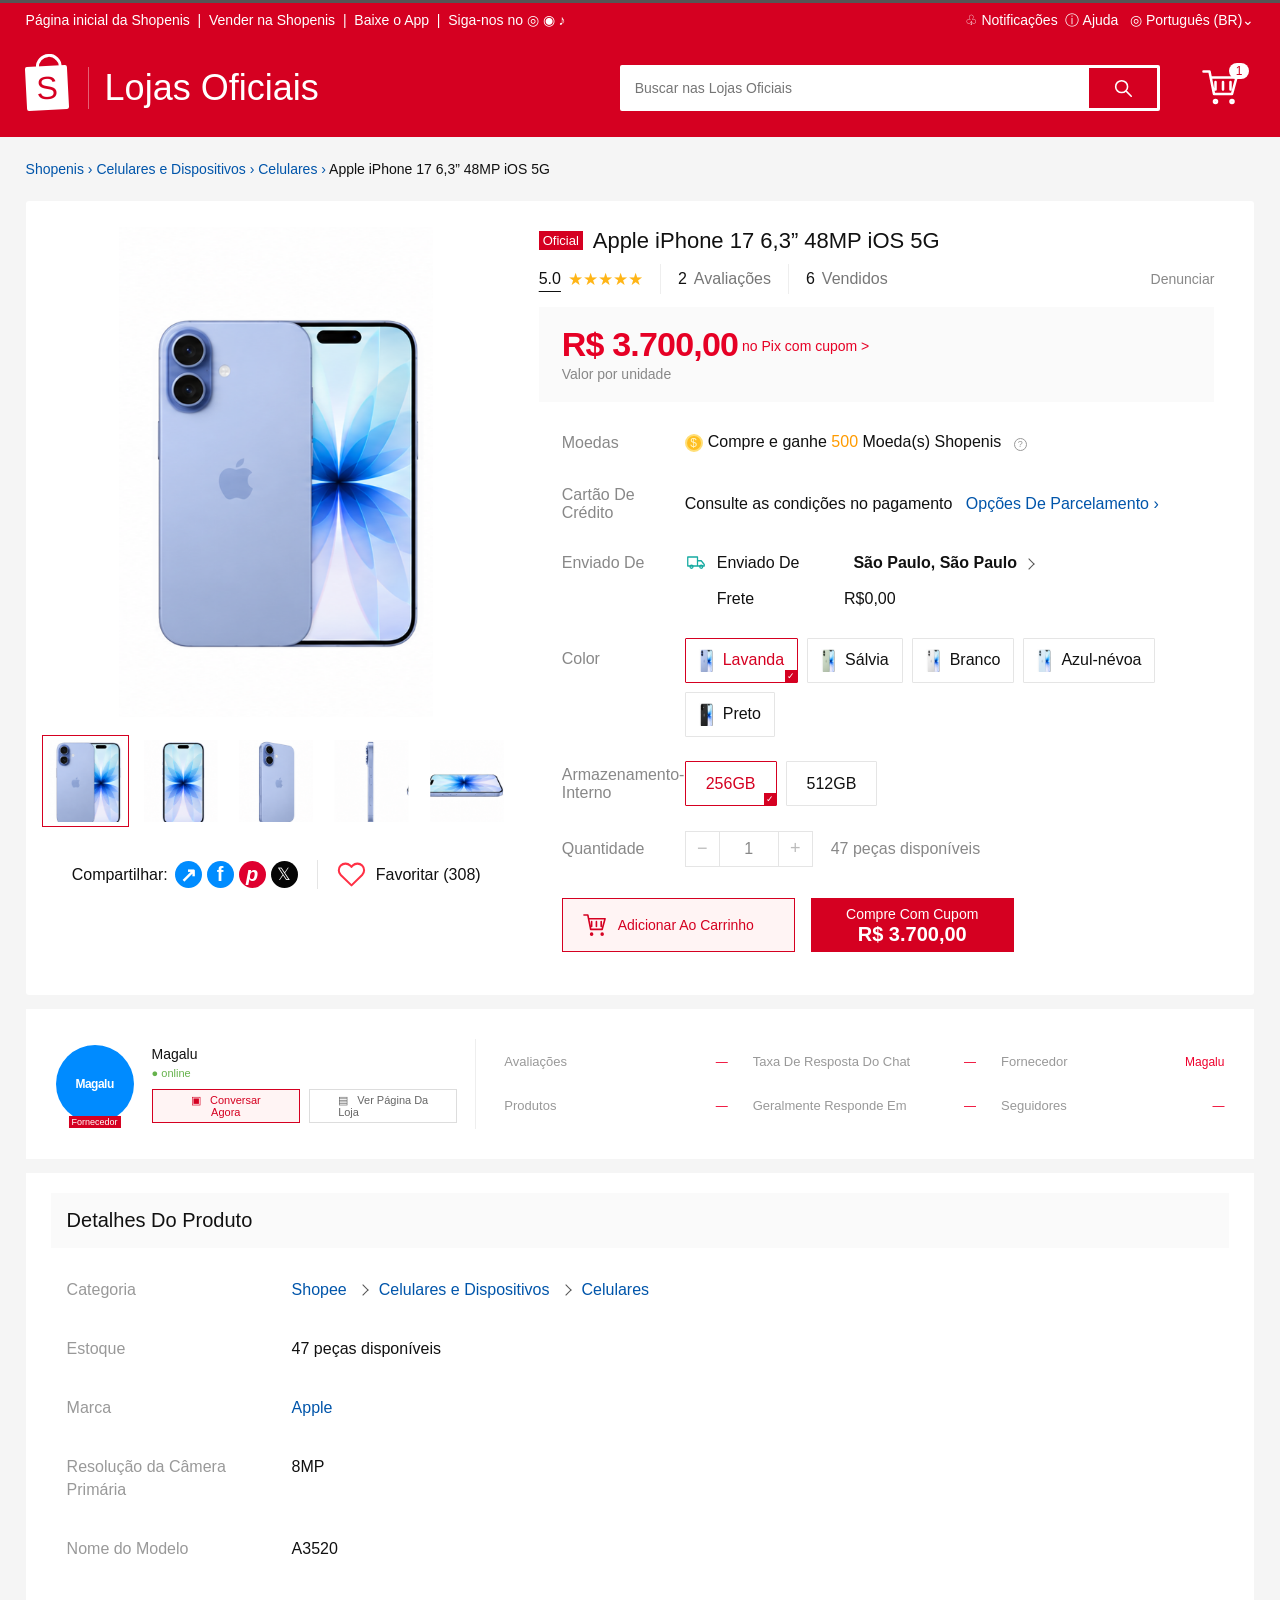
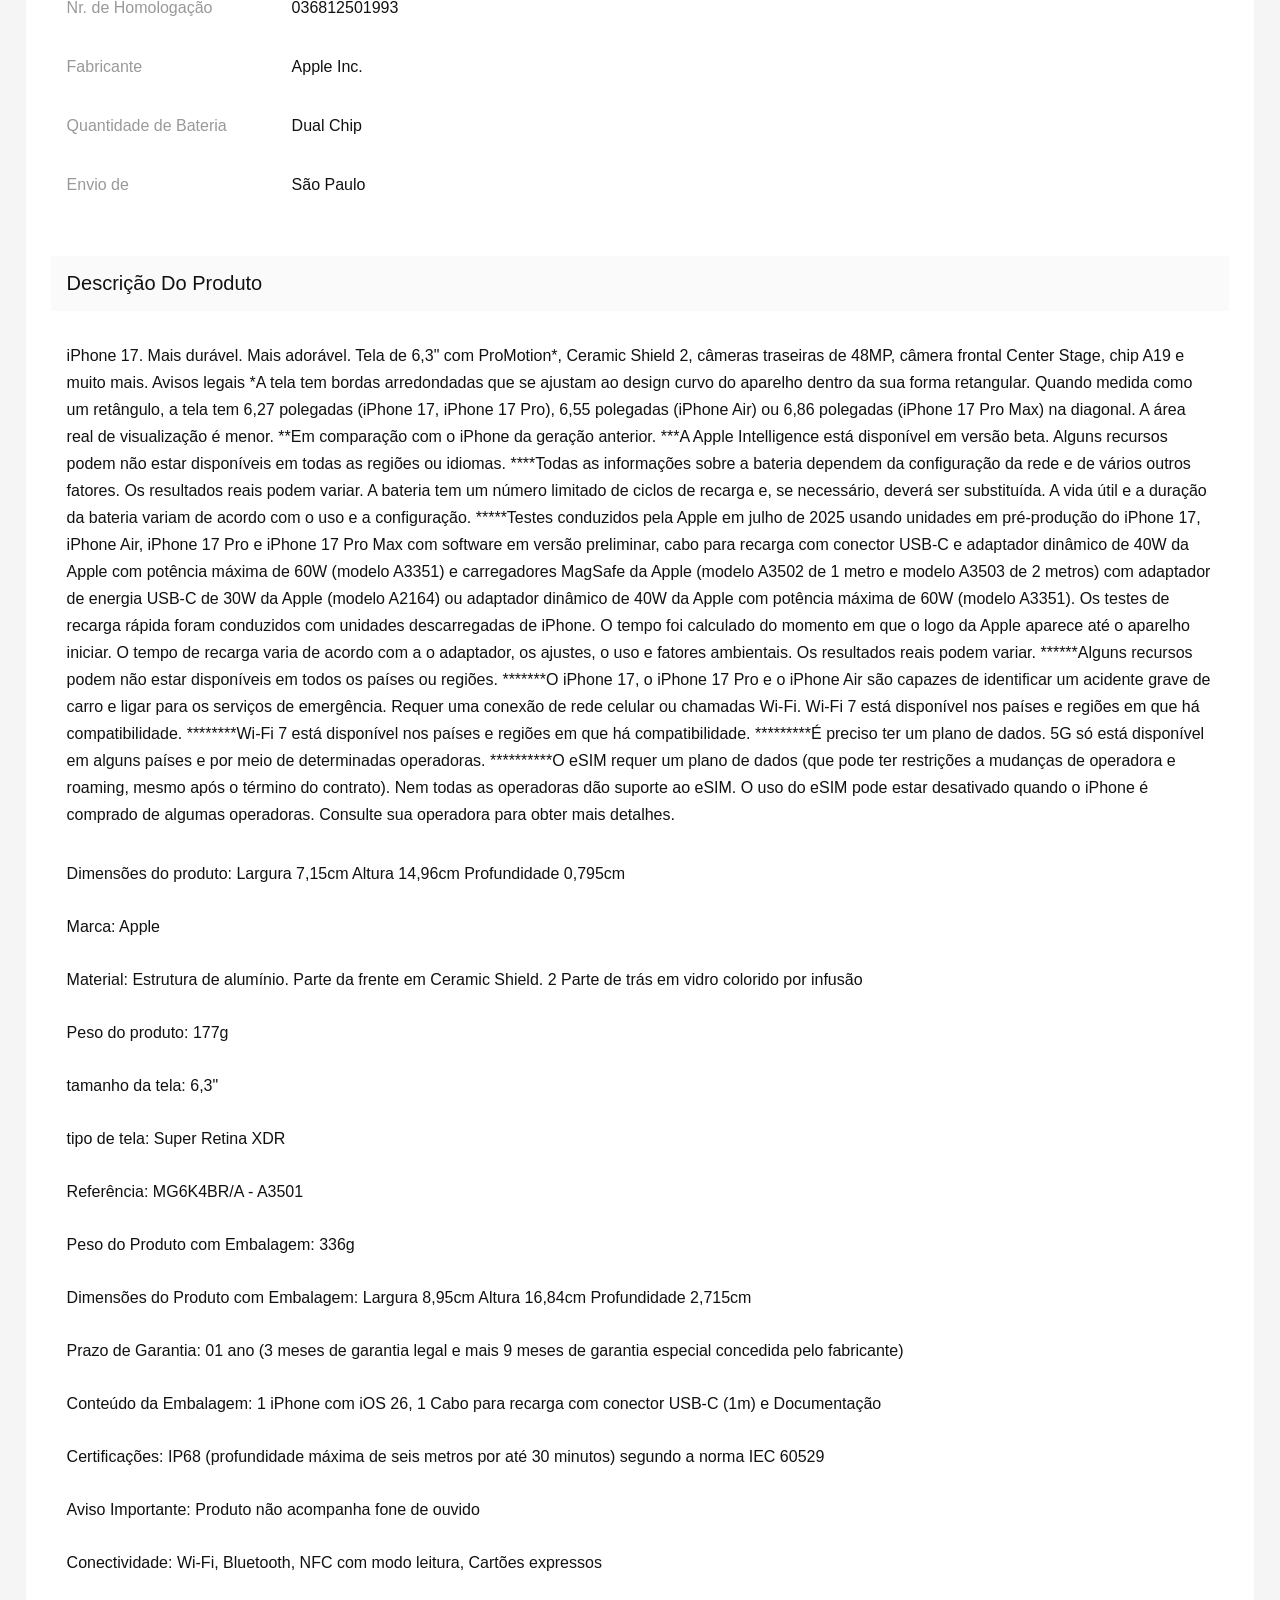
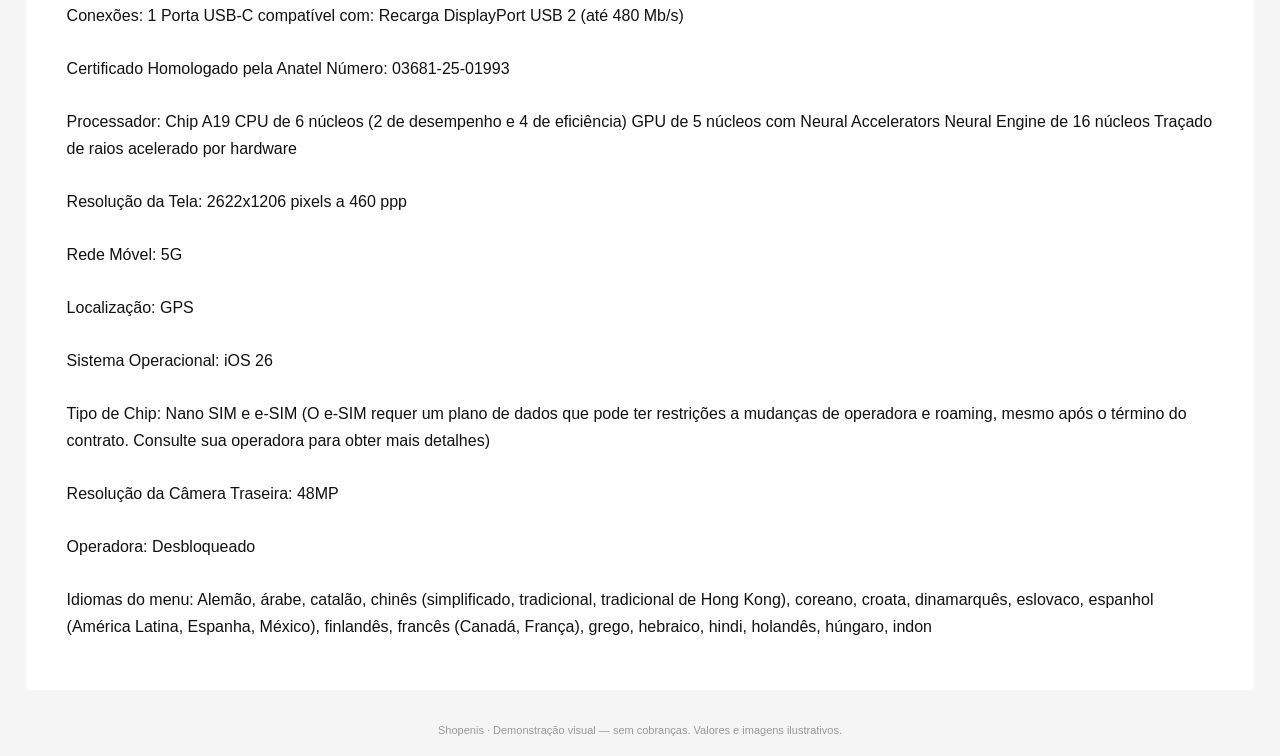
<file: index.html>
<!doctype html><html lang="pt-BR"><head><meta charset="UTF-8"><meta name="viewport" content="width=device-width,initial-scale=1"><title>Shopenis | iPhone 17</title><link rel="stylesheet" href="style.css?v=preco3700-estoque-v2"></head><body>
<header id="header"><div class="topbar wrap"><span>Página inicial da Shopenis &nbsp;|&nbsp; Vender na Shopenis &nbsp;|&nbsp; Baixe o App &nbsp;|&nbsp; Siga-nos no ◎ ◉ ♪</span><span>♧ Notificações &nbsp;ⓘ Ajuda &nbsp; ◎ Português (BR)⌄</span></div><div class="masthead wrap"><a href="./" class="brand"><span class="bag">S</span><span id="brand-title">Lojas Oficiais</span></a><span id="page-title"></span><form class="search" role="search"><input aria-label="Buscar na loja" placeholder="Buscar nas Lojas Oficiais"><button aria-label="Buscar"><svg class="icon" viewBox="0 0 24 24" aria-hidden="true"><circle cx="10.5" cy="10.5" r="6.5"/><path d="m16 16 5 5"/></svg></button></form><button id="cart-icon" aria-label="Ver carrinho"><svg class="icon" viewBox="0 0 24 24" aria-hidden="true"><circle cx="9" cy="21" r="1"/><circle cx="20" cy="21" r="1"/><path d="M1 1h4l3 15h12l3-11H6M9 8v5m5-5v5m5-5v5"/></svg><sup>1</sup></button></div></header>
<main class="wrap">
<section id="product"><p class="breadcrumb">Shopenis › Celulares e Dispositivos › Celulares › <span>Apple iPhone 17 6,3” 48MP iOS 5G</span></p><div class="product-panel white"><div class="gallery"><div class="product-art"><div id="product-image" class="product-image gallery-sprite" role="img" aria-label="iPhone 17 azul-lavanda: vista frontal e traseira"></div></div><div class="thumbs"><button class="chosen" aria-label="Vista principal" data-view="pair" aria-pressed="true"><span class="gallery-thumb gallery-sprite" style="--view-position:0%"></span></button><button class="" aria-label="Vista frontal" data-view="front" aria-pressed="false"><span class="gallery-thumb gallery-sprite" style="--view-position:25%"></span></button><button class="" aria-label="Vista traseira" data-view="back" aria-pressed="false"><span class="gallery-thumb gallery-sprite" style="--view-position:50%"></span></button><button class="" aria-label="Vista lateral" data-view="side" aria-pressed="false"><span class="gallery-thumb gallery-sprite" style="--view-position:75%"></span></button><button class="" aria-label="Detalhe" data-view="detail" aria-pressed="false"><span class="gallery-thumb gallery-sprite" style="--view-position:100%"></span></button></div><div class="social">Compartilhar: <span class="social-links"><a href="https://www.messenger.com/" aria-label="Messenger">↗</a><a href="https://www.facebook.com/" aria-label="Facebook">f</a><a href="https://www.pinterest.com/" aria-label="Pinterest">p</a><a href="https://x.com/" aria-label="X">𝕏</a></span><i></i><button id="favorite" aria-pressed="false"><svg class="icon" viewBox="0 0 24 24" aria-hidden="true"><path d="M20.8 4.6a5.5 5.5 0 0 0-7.8 0L12 5.7l-1.1-1.1a5.5 5.5 0 0 0-7.8 7.8L12 21l8.8-8.6a5.5 5.5 0 0 0 0-7.8Z"/></svg><span>Favoritar (308)</span></button></div></div><div class="product-info"><h1><small>Oficial</small> Apple iPhone 17 6,3” 48MP iOS 5G</h1><div class="reviews"><u>5.0</u> <span>★★★★★</span><i></i> 2 <em>Avaliações</em><i></i> 6 <em>Vendidos</em><button>Denunciar</button></div><div class="price-box"><div><strong id="price">R$ 3.700,00</strong> <span>no Pix com cupom &gt;</span></div><small>Valor por unidade</small></div><div class="info-row"><label>Moedas</label><div><span class="coin">$</span>Compre e ganhe <span class="gold">500</span> Moeda(s) Shopenis <span class="hint">?</span></div></div><div class="info-row"><label>Cartão De<br>Crédito</label><div>Consulte as condições no pagamento &nbsp; <a>Opções De Parcelamento ›</a></div></div><div class="info-row shipping"><label>Enviado De</label><div><p><svg class="icon" viewBox="0 0 24 24" aria-hidden="true"><path d="M1 4h13v12H1zM14 9h5l4 5v2h-9"/><circle cx="6" cy="17" r="2"/><circle cx="19" cy="17" r="2"/></svg> Enviado De <b>São Paulo, São Paulo <span class="breadcrumb-chevron"></span></b></p><p>Frete <span class="freight-price">R$0,00</span></p></div></div><div class="info-row"><label>Color</label><div id="colors" class="options"></div></div><div class="info-row"><label>Armazenamento-<br>Interno</label><div class="options"><button class="option selected" data-gb="256" aria-label="256GB" aria-pressed="true">256GB</button><button class="option" data-gb="512" aria-label="512GB" aria-pressed="false">512GB</button></div></div><div class="info-row"><label>Quantidade</label><div class="quantity"><button data-qty="-1" aria-label="Diminuir quantidade">−</button><span class="qty">1</span><button data-qty="1" aria-label="Aumentar quantidade">+</button><small class="stock-count" aria-live="polite">47 peças disponíveis</small></div></div><div class="buy-actions"><button class="outline" id="add-cart"><svg class="icon" viewBox="0 0 24 24" aria-hidden="true"><circle cx="9" cy="21" r="1"/><circle cx="20" cy="21" r="1"/><path d="M1 1h4l3 15h12l3-11H6M9 8v5m5-5v5m5-5v5"/></svg> Adicionar Ao Carrinho</button><button class="primary red" id="to-address">Compre Com Cupom<br><b class="buy-price">R$ 3.700,00</b></button></div></div></div><div class="seller white"><div class="seller-name"><div class="supplier-avatar"><div class="avatar magalu-avatar">Magalu</div><span>Fornecedor</span></div><div class="supplier-info"><b>Magalu</b><small>● online</small><div class="supplier-actions"><button class="outline" type="button">▣ &nbsp; Conversar<br>Agora</button><a class="store-link" href="https://www.magazineluiza.com.br/" target="_blank" rel="noopener noreferrer">▤ &nbsp; Ver Página Da<br>Loja</a></div></div></div><div class="seller-stats"><p>Avaliações <span>—</span></p><p>Taxa De Resposta Do Chat <span>—</span></p><p>Fornecedor <span>Magalu</span></p><p>Produtos <span>—</span></p><p>Geralmente Responde Em <span>—</span></p><p>Seguidores <span>—</span></p></div></div><div class="details white"><h2>Detalhes Do Produto</h2><dl class="specifications">
<dt>Categoria</dt><dd><a href="https://shopee.com.br/">Shopee</a> <span class="breadcrumb-chevron" aria-hidden="true"></span> <a href="https://shopee.com.br/Celulares-e-Dispositivos-cat.11059988">Celulares e Dispositivos</a> <span class="breadcrumb-chevron" aria-hidden="true"></span> <a href="https://shopee.com.br/Celulares-cat.11059988.11060166">Celulares</a></dd>
<dt>Estoque</dt><dd class="stock-count">47 peças disponíveis</dd><dt>Marca</dt><dd><a href="https://shopee.com.br/search?brands=1189223">Apple</a></dd><dt>Resolução da Câmera Primária</dt><dd>8MP</dd><dt>Nome do Modelo</dt><dd>A3520</dd><dt>Nr. de Homologação</dt><dd>036812501993</dd><dt>Fabricante</dt><dd>Apple Inc.</dd><dt>Quantidade de Bateria</dt><dd>Dual Chip</dd><dt>Envio de</dt><dd>São Paulo</dd></dl>
<h2>Descrição Do Produto</h2><div class="product-description">
<p class="legal-copy">iPhone 17. Mais durável. Mais adorável. Tela de 6,3" com ProMotion*, Ceramic Shield 2, câmeras traseiras de 48MP, câmera frontal Center Stage, chip A19 e muito mais. Avisos legais *A tela tem bordas arredondadas que se ajustam ao design curvo do aparelho dentro da sua forma retangular. Quando medida como um retângulo, a tela tem 6,27 polegadas (iPhone 17, iPhone 17 Pro), 6,55 polegadas (iPhone Air) ou 6,86 polegadas (iPhone 17 Pro Max) na diagonal. A área real de visualização é menor. **Em comparação com o iPhone da geração anterior. ***A Apple Intelligence está disponível em versão beta. Alguns recursos podem não estar disponíveis em todas as regiões ou idiomas. ****Todas as informações sobre a bateria dependem da configuração da rede e de vários outros fatores. Os resultados reais podem variar. A bateria tem um número limitado de ciclos de recarga e, se necessário, deverá ser substituída. A vida útil e a duração da bateria variam de acordo com o uso e a configuração. *****Testes conduzidos pela Apple em julho de 2025 usando unidades em pré-produção do iPhone 17, iPhone Air, iPhone 17 Pro e iPhone 17 Pro Max com software em versão preliminar, cabo para recarga com conector USB-C e adaptador dinâmico de 40W da Apple com potência máxima de 60W (modelo A3351) e carregadores MagSafe da Apple (modelo A3502 de 1 metro e modelo A3503 de 2 metros) com adaptador de energia USB-C de 30W da Apple (modelo A2164) ou adaptador dinâmico de 40W da Apple com potência máxima de 60W (modelo A3351). Os testes de recarga rápida foram conduzidos com unidades descarregadas de iPhone. O tempo foi calculado do momento em que o logo da Apple aparece até o aparelho iniciar. O tempo de recarga varia de acordo com a o adaptador, os ajustes, o uso e fatores ambientais. Os resultados reais podem variar. ******Alguns recursos podem não estar disponíveis em todos os países ou regiões. *******O iPhone 17, o iPhone 17 Pro e o iPhone Air são capazes de identificar um acidente grave de carro e ligar para os serviços de emergência. Requer uma conexão de rede celular ou chamadas Wi-Fi. Wi-Fi 7 está disponível nos países e regiões em que há compatibilidade. ********Wi-Fi 7 está disponível nos países e regiões em que há compatibilidade. *********É preciso ter um plano de dados. 5G só está disponível em alguns países e por meio de determinadas operadoras. **********O eSIM requer um plano de dados (que pode ter restrições a mudanças de operadora e roaming, mesmo após o término do contrato). Nem todas as operadoras dão suporte ao eSIM. O uso do eSIM pode estar desativado quando o iPhone é comprado de algumas operadoras. Consulte sua operadora para obter mais detalhes.</p>
<p>Dimensões do produto: Largura 7,15cm Altura 14,96cm Profundidade 0,795cm</p>
<p>Marca: Apple</p>
<p>Material: Estrutura de alumínio. Parte da frente em Ceramic Shield. 2 Parte de trás em vidro colorido por infusão</p>
<p>Peso do produto: 177g</p>
<p>tamanho da tela: 6,3"</p>
<p>tipo de tela: Super Retina XDR</p>
<p>Referência: MG6K4BR/A - A3501</p>
<p>Peso do Produto com Embalagem: 336g</p>
<p>Dimensões do Produto com Embalagem: Largura 8,95cm Altura 16,84cm Profundidade 2,715cm</p>
<p>Prazo de Garantia: 01 ano (3 meses de garantia legal e mais 9 meses de garantia especial concedida pelo fabricante)</p>
<p>Conteúdo da Embalagem: 1 iPhone com iOS 26, 1 Cabo para recarga com conector USB‑C (1m) e Documentação</p>
<p>Certificações: IP68 (profundidade máxima de seis metros por até 30 minutos) segundo a norma IEC 60529</p>
<p>Aviso Importante: Produto não acompanha fone de ouvido</p>
<p>Conectividade: Wi-Fi, Bluetooth, NFC com modo leitura, Cartões expressos</p>
<p>Conexões: 1 Porta USB‑C compatível com: Recarga DisplayPort USB 2 (até 480 Mb/s)</p>
<p>Certificado Homologado pela Anatel Número: 03681-25-01993</p>
<p>Processador: Chip A19 CPU de 6 núcleos (2 de desempenho e 4 de eficiência) GPU de 5 núcleos com Neural Accelerators Neural Engine de 16 núcleos Traçado de raios acelerado por hardware</p>
<p>Resolução da Tela: 2622x1206 pixels a 460 ppp</p>
<p>Rede Móvel: 5G</p>
<p>Localização: GPS</p>
<p>Sistema Operacional: iOS 26</p>
<p>Tipo de Chip: Nano SIM e e-SIM (O e-SIM requer um plano de dados que pode ter restrições a mudanças de operadora e roaming, mesmo após o término do contrato. Consulte sua operadora para obter mais detalhes)</p>
<p>Resolução da Câmera Traseira: 48MP</p>
<p>Operadora: Desbloqueado</p>
<p>Idiomas do menu: Alemão, árabe, catalão, chinês (simplificado, tradicional, tradicional de Hong Kong), coreano, croata, dinamarquês, eslovaco, espanhol (América Latina, Espanha, México), finlandês, francês (Canadá, França), grego, hebraico, hindi, holandês, húngaro, indon</p>
</div></div></section>
<section id="cart" class="hidden"><div class="cart-head white"><span>□ &nbsp; Produtos</span><span>Preço Unitário</span><span>Quantidade</span><span>Preço Total</span><span>Ações</span></div><div class="white cart-body"><div class="store-line">☑ &nbsp; <small>Fornecedor</small> Magalu ▣</div><div class="cart-item"><div class="cart-product">☑ <span class="order-phone gallery-sprite" role="img" aria-label="iPhone selecionado"></span> Apple iPhone 17 6,3” 48MP iOS 5G <small>Variações: <span class="variant"></span><button id="edit-product">Alterar</button></small></div><div class="unit-price"></div><div class="quantity"><button data-qty="-1">−</button><span class="qty">1</span><button data-qty="1">+</button></div><div class="total-price accent"></div><button id="remove-cart">Excluir</button></div><div class="coupon-line">♧ &nbsp; Adicione o código do cupom de loja</div></div><div class="cart-bottom white"><div>♧ &nbsp; Cupom de Desconto <span>Cupom de Frete &nbsp; | &nbsp; Trocar cupom</span></div><div class="coins">□ &nbsp; 🟡 Moedas Shopenis &emsp; Saldo de moedas insuficiente</div><div class="cart-total"><span>☑ &nbsp; Selecionar Tudo (1)</span><div>Total (<span class="qty">1</span> item): <strong class="total-price accent"></strong> <button class="primary" id="cart-continue">Continuar</button></div></div></div></section>
<section id="checkout" class="hidden"><div class="address-block white"><h2>📍 Endereço De Entrega</h2><p id="delivery-text"></p><button class="link" id="change-address">Trocar</button></div><div class="order white"><div class="order-head"><h2>Produtos Pedidos</h2><span>Preço unitário</span><span>Quantia</span><span>Subtotal de itens</span></div><div class="store-line"><small>Fornecedor</small> Magalu &emsp; <a>▣ conversar agora</a></div><div class="order-item"><div><span class="order-phone gallery-sprite" role="img" aria-label="iPhone selecionado"></span> Apple iPhone 17 6,3” 48MP iOS 5G <small class="variant"></small></div><span class="unit-price"></span><span class="qty">1</span><span class="total-price"></span></div><div class="order-coupon">Selecione Cupom</div><div class="order-message"><span>Mensagem para o vendedor: <input placeholder="Digite aqui" aria-label="Mensagem para o vendedor"></span><span>Frete &emsp; R$0,00</span></div><div class="order-total">Total do Pedido (<span class="qty">1</span> item): &nbsp; <strong class="total-price accent"></strong></div></div><div class="white checkout-row"><h2>CPF</h2><span>Será solicitado no pagamento</span></div><div class="white"><div class="checkout-row"><h2>♧ Cupom de Desconto</h2><span>Selecione Cupom</span></div><div class="checkout-row coins"><h2>🟡 Moedas Shopenis</h2><span>Sem moedas para aplicar</span></div></div><div class="payment white"><div class="payment-top"><h2>Método de pagamento</h2><div class="payment-options"><button class="option" data-payment="Google Pay Pix">▣ Google Pay Pix</button><button class="option" data-payment="Google Pay">▣ Google Pay</button><button class="option" data-payment="Combinar 2 Cartões">▣ Combinar 2 Cartões</button><button class="option selected" data-payment="Pix" aria-pressed="true">▣ Pix</button><button class="option" data-payment="Cartão de Crédito">▣ Cartão de Crédito</button><button class="option" data-payment="Cartão Débito Virtual CAIXA Elo">Cartão Débito Virtual CAIXA Elo</button><button class="option" data-payment="Boleto Bancário">▣ Boleto Bancário</button></div></div><div class="payment-detail"><span>◯</span><span class="payment-symbol">◈</span><span id="payment-name">Pix</span></div><div class="payment-final"><span>Total do pagamento <strong class="total-price accent"></strong></span><button class="primary" id="finish">Fazer pedido</button></div><p id="result" role="status"></p></div><button class="link back-product">← Voltar ao produto</button></section>
<footer>Shopenis · Demonstração visual — sem cobranças. Valores e imagens ilustrativos.</footer></main>
<dialog id="address-dialog" aria-labelledby="address-title"><form id="address-form"><h2 id="address-title">Novo Endereço</h2><p>Para realizar o pedido, adicione um endereço de entrega</p><div class="fields"><input name="name" autocomplete="name" aria-label="Nome completo" placeholder="Nome Completo" required minlength="3"><input name="phone" autocomplete="tel" type="tel" aria-label="Número de telefone" placeholder="Número de Telefone" required pattern="[0-9 ()+\-]{10,20}"><input class="full" name="cep" autocomplete="postal-code" aria-label="CEP" placeholder="CEP" required pattern="[0-9]{5}-?[0-9]{3}" maxlength="9"><input class="full" name="city" aria-label="Estado e cidade" placeholder="Estado - Cidade" required><input class="full" name="district" aria-label="Bairro" placeholder="Bairro" required><input class="full" name="street" autocomplete="address-line1" aria-label="Rua ou avenida" placeholder="Rua / Avenida" required><div class="number full"><input name="number" aria-label="Número" placeholder="Número" required><label><input id="no-number" type="checkbox"> Sem Número</label></div><input class="full" name="extra" aria-label="Complemento" placeholder="Complemento"></div><div class="dialog-actions"><button type="button" id="cancel-address">Cancelar</button><button class="primary">Enviar</button></div></form></dialog><script src="app.js?v=preco3700-estoque-v2"></script></body></html>
</file>
<file: style.css>
*{box-sizing:border-box}body{margin:0;background:#f5f5f5;color:#111;font:14px Arial,Helvetica,sans-serif}button,input{font:inherit}button{cursor:pointer;background:white;border:1px solid #e2e2e2;color:inherit;padding:9px 14px}button:hover{filter:brightness(.98)}a,.link{color:#0055aa;text-decoration:none;cursor:pointer}.wrap{width:96%;max-width:1350px;margin:auto}header{background:#d50021;color:white;border-top:3px solid #555}.topbar{display:flex;justify-content:space-between;height:36px;align-items:flex-start;padding-top:9px;font-size:14px;white-space:nowrap;gap:20px}.masthead{height:98px;display:flex;align-items:center;gap:26px}.brand{color:inherit;display:flex;align-items:center;gap:20px;font-size:36px;white-space:nowrap;font-weight:500}.bag{display:inline-flex;align-items:center;justify-content:center;width:42px;height:44px;background:white;color:#d50021;font-size:32px;position:relative;border-radius:2px;transform:rotate(-3deg)}.bag:before{content:'';position:absolute;width:20px;height:17px;border:3px solid white;border-bottom:0;border-radius:14px 14px 0 0;left:11px;top:-12px}.brand>span+span{border-left:1px solid #ffffff60;padding-left:16px}.search{margin-left:auto;width:44%;display:flex;background:white;padding:3px;height:46px;border-radius:2px}.search input{border:0;flex:1;min-width:0;padding:10px 12px;font-size:14px;outline:none}.search button{background:#d50021;color:white;border:0;width:68px;display:grid;place-items:center;padding:0}.icon{width:22px;height:22px;display:inline-block;vertical-align:middle;fill:none;stroke:currentColor;stroke-width:1.7;stroke-linecap:round;stroke-linejoin:round}#cart-icon{background:transparent;border:0;color:white;position:relative;padding:10px 16px}#cart-icon .icon{width:36px;height:36px}sup{font-size:12px;background:white;color:#d50021;border-radius:20px;position:absolute;right:5px;top:3px;padding:1px 7px}.breadcrumb{font-size:14px;color:#0055aa;margin:23px 0;line-height:18px}.breadcrumb span{color:#111}.white{background:white;margin-bottom:14px}.product-panel{display:grid;grid-template-columns:39% minmax(0,1fr);gap:24px;padding:26px 40px 29px 16px;min-height:794px;border-radius:3px}.product-info{padding:0}h1{font-size:22px;line-height:28px;font-weight:500;margin:0 0 10px}h1 small,.store-line small{background:#d50021;color:white;font-size:13px;padding:2px 4px;margin-right:5px;vertical-align:3px}.reviews{display:flex;gap:7px;align-items:center;font-size:16px;height:28px}.reviews u{text-underline-offset:7px}.reviews>span{color:#ffb516;letter-spacing:0;font-size:17px}.reviews em{font-style:normal;color:#777;font-size:16px}.reviews i{height:30px;border-left:1px solid #eee;margin:0 10px}.reviews button{margin-left:auto;border:0;color:#888;font-size:14px;padding:0}.price-box{background:#fafafa;padding:17px 23px;margin:14px 0 10px;min-height:93px}.price-box strong{font-size:34px;line-height:40px;color:#e60025;font-weight:500;letter-spacing:-.8px}.price-box span{font-size:14px;color:#e60025;vertical-align:5px}.price-box small{color:#888;font-size:14px;line-height:21px}.info-row{display:flex;align-items:center;min-height:64px;padding:12px 23px;font-size:14px}.info-row>label{color:#888;width:123px;flex-shrink:0;line-height:18px}.gold{color:#ff9b00}.coin{background:#ffbf21;border:2px solid #ffdf78;color:#fff4c4;width:18px;height:18px;display:inline-flex;align-items:center;justify-content:center;border-radius:50%;font-size:12px;vertical-align:middle;margin-right:5px}.hint{color:#999;border:1px solid #999;border-radius:50%;font-size:9px;display:inline-grid;place-items:center;width:13px;height:13px;margin-left:8px}.shipping{align-items:flex-start;padding-top:20px;padding-bottom:15px;min-height:107px}.shipping p{margin:0 0 18px;display:flex;align-items:center;gap:10px}.shipping p:last-child{margin-left:32px;margin-bottom:0}.shipping b{font-weight:600;color:#111;margin-left:32px}.shipping .icon{color:#16aaa1;width:22px;height:18px}.shipping .freight-price{margin-left:80px}.options{display:flex;flex-wrap:wrap;gap:9px}.option{padding:12px 20px;border:1px solid #e5e5e5;background:white;font-size:14px;position:relative;min-height:45px;border-radius:1px;line-height:19px}.option.selected{border-color:#d50021;color:#d50021}.option.selected:after{content:'✓';position:absolute;right:0;bottom:0;background:#d50021;color:white;font-size:9px;padding:0 2px;line-height:12px}.option .tiny-phone{margin-right:10px;width:14px;height:23px;border-radius:2px;vertical-align:middle}#colors{max-width:490px}#colors .option{padding:10px 13px}.quantity{display:flex;align-items:center}.quantity button,.quantity>.qty{height:36px;width:35px;padding:6px;border:1px solid #e5e5e5;text-align:center;color:#bbb;font-size:18px}.quantity .qty{border-left:0;border-right:0;width:58px;color:#888;line-height:22px;font-size:16px}.quantity small{font-size:14px;color:#888;margin-left:18px}.buy-actions{display:flex;gap:16px;margin:20px 23px 0}.primary{background:#f34b2b;border:1px solid #f34b2b;color:white;min-height:40px;padding:10px 28px}.primary.red{background:#d50021;border-color:#d50021;min-width:203px;padding:5px 23px;font-size:14px;line-height:20px}.buy-price{font-size:20px}.outline{border:1px solid #d50021;color:#d50021;background:#fff4f4}.buy-actions .outline{font-size:14px;min-height:54px;display:flex;align-items:center;gap:12px;padding:12px 20px}.buy-actions .icon{width:23px;height:23px}.gallery{min-width:0}.product-art{height:490px;position:relative;display:flex;justify-content:center;align-items:center;isolation:isolate}.product-image{width:100%;height:100%;object-fit:contain;padding:44px 65px 48px;display:block}.phone-back{height:355px;width:174px;background:linear-gradient(120deg,#cad6ed,#9eafca);border:2px solid #8693ac;border-radius:30px;z-index:2;position:relative;box-shadow:inset 2px 0 3px white,2px 2px 3px #999}.phone-front{height:355px;width:170px;border:4px solid #222;border-radius:30px;margin-left:-58px;position:relative;overflow:hidden;background:linear-gradient(145deg,#e6f4f9,#70a6cf 46%,#e3edfa 50%,#9ebce4 80%);box-shadow:1px 0 2px #777}.phone-front>i{position:absolute;top:8px;left:48px;background:#111;width:55px;height:15px;border-radius:20px}.screen-flower{position:absolute;width:250px;height:300px;left:-40px;top:65px;background:repeating-conic-gradient(from 25deg at 50% 50%,#bcdff500 0deg,#104c86 30deg,#cbe6fc 48deg,#f5f8ff 53deg,#4786ba 70deg);border-radius:50%;transform:scaleX(.7)}.lenses{position:absolute;left:9px;top:12px;display:grid;gap:5px}.lenses i{width:37px;height:37px;border-radius:50%;border:3px solid #677a95;background:radial-gradient(circle,#25415f 10%,#0a182a 35%,#283444 45%,#091019 65%);box-shadow:0 0 1px white}.flash{position:absolute;left:58px;top:45px;background:#fff2ce;border-radius:50%;width:10px;height:10px}.apple{color:#7791b3;position:absolute;font-size:32px;top:45%;left:45%}.thumbs{display:flex;justify-content:space-between;gap:8px;height:92px;padding:0;position:relative;margin-top:18px}.thumbs button{width:92px;height:92px;display:flex;align-items:center;justify-content:center;border-color:transparent;padding:6px}.thumbs button.chosen{border-color:#d50021}.tiny-phone{display:inline-block;width:30px;height:56px;background:#b5c6df;border:1px solid #9caac0;border-radius:6px;vertical-align:middle;position:relative;flex-shrink:0}.tiny-phone:before{content:'';width:7px;height:7px;position:absolute;left:3px;top:3px;background:#172838;border-radius:50%;box-shadow:0 8px #172838}.tiny-phone.front{background:linear-gradient(130deg,#d9edf7,#367ead,#d9edf7)}.side-phone{width:6px;height:60px;background:#b4bfd1}.horizontal{transform:rotate(90deg)}.social{display:flex;align-items:center;justify-content:center;gap:7px;margin-top:33px;font-size:16px;white-space:nowrap}.social-links{display:flex;gap:5px}.social-links a{width:27px;height:27px;border-radius:50%;background:#008cff;color:white;display:grid;place-items:center;font-size:20px;font-weight:700}.social-links a:nth-child(3){background:#df002f;font-style:italic}.social-links a:nth-child(4){background:#050505;font-size:17px;font-weight:400}.social i{border-left:1px solid #e5e5e5;height:29px;margin:0 12px}.social button{border:0;padding:0;background:none;font-size:16px;display:flex;gap:10px;align-items:center}.social button .icon{width:29px;height:29px;color:#ff3045}.seller{padding:28px 25px;display:flex;gap:24px}.seller-name{display:flex;align-items:center;gap:16px;width:36%;border-right:1px solid #eee;padding-right:18px}.avatar{width:72px;height:72px;flex-shrink:0;border-radius:50%;background:#008dff;color:white;display:grid;place-items:center;font-size:26px}.seller-name small{display:block;color:#65b24b;font-size:11px;margin:6px 0 10px}.seller-name button{font-size:11px;padding:7px}.seller-stats{flex:1;display:grid;grid-template-columns:repeat(3,1fr);gap:16px 24px;color:#999;font-size:12px}.seller-stats p{margin:2px 0}.seller-stats span{float:right;color:#ee002d}.details{padding:0 25px 24px}.details h2{background:#fafafa;padding:14px 16px;font-size:20px;line-height:27px;font-weight:500;margin:0}.specifications{display:grid;grid-template-columns:225px minmax(0,1fr);row-gap:36px;padding:30px 16px 60px;margin:0;font-size:16px;line-height:23px}.specifications dt{color:#999;padding-right:50px}.specifications dd{margin:0;overflow-wrap:anywhere}.specifications dd:first-of-type{display:flex;align-items:center;flex-wrap:wrap;gap:8px}.breadcrumb-chevron{width:8px;height:8px;display:inline-block;border-right:1px solid #555;border-top:1px solid #555;transform:rotate(45deg);margin:0 4px}.product-description{padding:31px 16px 0;font-size:16px;line-height:27px;overflow-wrap:anywhere}.product-description p{padding:0;margin:0 0 26px;line-height:27px}.product-description .legal-copy{margin-bottom:32px}h2{font-size:16px;font-weight:400;margin:0}.hidden{display:none!important}footer{font-size:11px;color:#999;text-align:center;padding:20px}
.cart-mode header,.checkout-mode header{background:white;color:#ee4d2d;border-top:3px solid #444}.cart-mode .topbar,.checkout-mode .topbar{color:white;position:relative}.cart-mode header:before,.checkout-mode header:before{content:'';position:absolute;top:3px;width:100%;height:29px;background:linear-gradient(#ff6038,#f33f25)}.cart-mode .masthead,.checkout-mode .masthead{height:84px}.cart-mode .brand,.checkout-mode .brand{font-size:24px}.cart-mode .bag,.checkout-mode .bag{background:#ee4d2d;color:white}.cart-mode .bag:before,.checkout-mode .bag:before{border-color:#ee4d2d}.cart-mode .brand>span+span,.checkout-mode .brand>span+span{border:0;padding:0}#page-title{border-left:1px solid #ee4d2d;padding-left:14px;font-size:16px}.product-mode #page-title{display:none}.cart-mode .search{border:1px solid #ee4d2d}.cart-mode .search button{background:#ee4d2d}.cart-mode #cart-icon,.checkout-mode #cart-icon,.checkout-mode .search{display:none}.cart-mode main,.checkout-mode main{padding-top:18px}.cart-head{padding:16px 30px;display:grid;grid-template-columns:50% 15% 15% 12% 8%;color:#888;font-size:11px}.cart-head span:first-child{color:#222}.store-line{padding:17px 30px;border-bottom:1px solid #eee}.cart-item{display:grid;grid-template-columns:50% 15% 15% 12% 8%;align-items:center;padding:25px 30px;min-height:120px;font-size:11px}.cart-product{display:flex;align-items:center;gap:18px}.cart-product>small{color:#888;font-size:10px}.cart-product small span{display:block;margin-top:5px}.cart-product small button{border:0;color:#0055a8;padding:5px 0}.accent{color:#ee4d2d}.cart-item>button{border:0;font-size:11px;color:#0055a8;padding:0}.coupon-line{border-top:1px solid #eee;padding:18px 30px;color:#0055a8;font-size:11px}.cart-bottom{margin-top:22px}.cart-bottom>div{padding:14px 30px;border-bottom:1px dashed #eee}.cart-bottom>div:first-child{text-align:right}.cart-bottom>div:first-child span{margin-left:45px;color:#0055a8;font-size:11px}.coins{color:#aaa}.cart-bottom>.coins{text-align:right;font-size:11px}.cart-total{display:flex;justify-content:space-between;align-items:center}.cart-total strong{font-size:19px;font-weight:400}.cart-total .primary{margin-left:12px;min-width:170px}.address-block{border-top:3px solid transparent;border-image:repeating-linear-gradient(120deg,#8ac7d9 0 18px,white 18px 30px,#ef9b9f 30px 50px,white 50px 64px) 3;padding:24px}.address-block h2{color:#ee4d2d;margin-bottom:15px}.address-block p{white-space:pre-line;line-height:1.7}.link{border:0;background:transparent;padding:0;font-size:11px}.order-head{display:grid;grid-template-columns:60% 15% 10% 15%;align-items:center;padding:30px 24px}.order-head>span{font-size:11px;color:#777}.order .store-line{border:0;padding:20px 24px}.order .store-line a{color:#00a69a}.order-item{display:grid;grid-template-columns:60% 15% 10% 15%;align-items:center;padding:15px 30px 30px;font-size:11px}.order-item>div{display:flex;gap:18px;align-items:center}.order-item .variant{color:#888}.order-coupon{border-block:1px solid #eee;text-align:right;padding:25px;color:#0055a8;font-size:11px}.order-message{padding:22px;display:flex;justify-content:space-between;background:#fafdfe;font-size:11px;border-bottom:1px dashed #ddd}.order-message input{padding:8px;border:1px solid #ddd;margin-left:8px;max-width:150px}.order-total{text-align:right;padding:24px;background:#fafdfe;font-size:11px}.order-total strong{font-size:17px}.checkout-row{padding:25px;display:flex;justify-content:space-between;align-items:center;border-bottom:1px solid #eee}.checkout-row>span{font-size:11px;color:#888}.checkout-row.coins{justify-content:flex-start;gap:24px}.checkout-row.coins h2{color:#333}.payment-top{display:flex;align-items:center;gap:24px;padding:20px 25px;border-bottom:1px solid #eee}.payment-top h2{flex-shrink:0}.payment-options{display:flex;gap:6px;flex-wrap:wrap}.payment-options .option{font-size:10px;padding:10px}.payment-detail{display:flex;align-items:center;gap:24px;padding:25px 20%;font-size:11px}.payment-symbol{font-size:26px;background:#f8f8f8;border:1px solid #eee;color:#00a99c;padding:5px}.payment-final{padding:25px;background:#fffefa;display:flex;align-items:center;justify-content:flex-end;gap:30px}.payment-final strong{font-size:24px;font-weight:400;margin-left:20px}#result{padding:0 25px 15px;margin:0;color:#777;font-size:11px}dialog{padding:25px 24px;width:420px;border:0;border-radius:3px;box-shadow:0 2px 5px #4446;color:#444}dialog::backdrop{background:#0006}dialog h2{font-size:16px;margin-bottom:8px}dialog form>p{font-size:10px;margin:0 0 20px}.fields{display:grid;grid-template-columns:1fr 1fr;gap:17px 14px}.fields>input,.number>input{width:100%;border:1px solid #ddd;padding:10px 8px;font-size:11px;min-width:0;border-radius:0;height:34px}.fields input::placeholder{color:#b3b3b3}.full{grid-column:1/-1}.number{display:flex;align-items:center;gap:8px}.number>input{flex:1;min-width:0}.number label{white-space:nowrap;font-size:11px;display:flex;align-items:center;gap:5px}.number input[type=checkbox]{margin:0;accent-color:#ee4d2d}.dialog-actions{display:flex;justify-content:flex-end;gap:14px;margin-top:17px}.dialog-actions>button{width:118px;border:0}.dialog-actions .primary{padding:8px}input:focus-visible,button:focus-visible{outline:2px solid #f7a18b;outline-offset:2px}body:has(dialog[open]){overflow:hidden}
.checkout-mode .wrap,.cart-mode .wrap{max-width:1200px}.cart-mode .bag,.checkout-mode .bag{transform:none}.cart-mode .topbar,.checkout-mode .topbar{height:29px;padding-top:6px;font-size:11px}.cart-mode header,.checkout-mode header{font-size:12px}.cart-mode .masthead,.checkout-mode .masthead{height:84px}.cart-mode h1,.checkout-mode h1{font-size:16px}.cart-mode .tiny-phone,.checkout-mode .tiny-phone{width:25px;height:44px}.cart-mode .quantity button,.cart-mode .quantity .qty{height:26px;width:27px;font-size:12px;line-height:15px}.checkout-mode .option{font-size:11px;padding:9px 12px;min-height:32px}.checkout-mode .option.selected{border-color:#ee4d2d;color:#ee4d2d}.checkout-mode .option.selected:after{background:#ee4d2d}.checkout-mode .search,.cart-mode .search{height:36px}.fields input::placeholder{color:#b3b3b3}.dialog-actions>button{min-height:30px}.dialog-actions .primary{padding:6px}input:focus-visible,button:focus-visible{outline:2px solid #f7a18b;outline-offset:2px}body:has(dialog[open]){overflow:hidden}
@media(min-width:801px) and (max-width:1199px){.wrap{width:96%}.topbar{font-size:10px;height:26px;padding-top:7px}.masthead{height:70px;gap:17px}.brand{font-size:26px;gap:14px}.bag{width:29px;height:31px;font-size:24px}.bag:before{width:15px;height:13px;left:7px;top:-9px;border-width:2px}.search{height:34px;width:46%}.search input{font-size:10px}.search button{width:48px}#cart-icon .icon{width:26px;height:26px}.breadcrumb{font-size:10px;margin:16px 0;line-height:15px}.product-panel{padding:18px 28px 24px 12px;gap:18px;grid-template-columns:39% minmax(0,1fr);min-height:533px}h1{font-size:16px;line-height:20px;margin-bottom:7px}h1 small{font-size:9px;vertical-align:1px}.reviews{font-size:11px;height:20px;gap:4px}.reviews>span{font-size:12px}.reviews em,.reviews button{font-size:10px}.reviews i{height:20px;margin:0 7px}.price-box{padding:10px 16px;margin:10px 0 6px;min-height:64px}.price-box strong{font-size:24px;line-height:29px}.price-box span,.price-box small{font-size:10px;line-height:15px}.price-box span{vertical-align:3px}.info-row{font-size:10px;min-height:45px;padding:8px 16px}.info-row>label{width:83px;line-height:13px}.shipping{min-height:76px;padding-top:14px}.shipping p{gap:7px;margin-bottom:12px}.shipping b{margin-left:20px}.shipping p:last-child{margin-left:23px}.shipping .freight-price{margin-left:55px}.coin{width:13px;height:13px;font-size:9px;border-width:1px}.hint{width:10px;height:10px;font-size:7px}.options{gap:6px}.option{font-size:10px;padding:8px 14px;min-height:31px;line-height:14px}#colors .option{padding:7px 9px}#colors{max-width:340px}.option .tiny-phone{width:10px;height:16px;margin-right:7px}.quantity button,.quantity>.qty{height:25px;width:24px;font-size:13px;padding:4px}.quantity .qty{width:40px;font-size:11px;line-height:16px}.quantity small{font-size:10px;margin-left:12px}.buy-actions{gap:12px;margin:14px 16px 0}.buy-actions .outline{font-size:10px;min-height:38px;padding:8px 14px;gap:7px}.buy-actions .icon{width:17px;height:17px}.primary.red{min-width:142px;font-size:10px;line-height:14px;padding:4px 16px}.buy-price{font-size:14px}.product-art{height:345px}.product-image{padding:31px 45px 34px}.phone-back,.phone-front{height:245px;width:120px;border-radius:23px}.phone-front{margin-left:-40px}.thumbs{height:64px;margin-top:12px}.thumbs button{height:64px;width:64px;padding:4px}.social{font-size:11px;gap:5px;margin-top:23px}.social-links{gap:3px}.social-links a{width:19px;height:19px;font-size:14px}.social-links a:nth-child(4){font-size:12px}.social i{height:20px;margin:0 8px}.social button{font-size:11px;gap:7px}.social button .icon{width:20px;height:20px}.seller{font-size:11px;padding:22px}.seller-stats{font-size:10px;gap:12px}.avatar{width:54px;height:54px}.details{padding-inline:18px}.details h2{font-size:15px;line-height:20px;padding:11px 12px}.specifications{font-size:12px;line-height:17px;grid-template-columns:168px minmax(0,1fr);row-gap:27px;padding:23px 12px 45px}.specifications dt{padding-right:38px}.product-description{font-size:12px;line-height:20px;padding:23px 12px 0}.product-description p{line-height:20px}}
@media(max-width:800px){.wrap{width:94%}.topbar{height:27px;padding-top:7px;font-size:9px}.topbar>span:first-child{white-space:nowrap;overflow:hidden}.topbar>span:last-child{display:none}.masthead{height:74px;gap:14px}.brand{font-size:24px;gap:12px}.bag{width:29px;height:31px;font-size:24px}.bag:before{width:15px;height:13px;left:7px;top:-9px;border-width:2px}.search{width:43%;height:36px}.search input{font-size:11px}.search button{width:42px}#cart-icon{padding:6px}#cart-icon .icon{width:26px;height:26px}.breadcrumb{font-size:11px;line-height:17px;margin:16px 0}.product-panel{grid-template-columns:38% minmax(0,1fr);padding:18px 14px;gap:18px;min-height:0}h1{font-size:17px;line-height:24px}h1 small{font-size:10px;vertical-align:2px}.reviews{font-size:11px;gap:4px}.reviews em,.reviews button{font-size:10px}.reviews>span{font-size:13px}.reviews i{margin:0 5px;height:20px}.price-box{padding:12px;min-height:0}.price-box strong{font-size:26px;line-height:34px}.price-box span,.price-box small{font-size:11px;line-height:17px}.price-box span{vertical-align:2px}.info-row{font-size:11px;padding:9px 0;min-height:48px}.info-row>label{width:85px;font-size:11px}.shipping b{margin-left:0}.shipping p{gap:5px;font-size:10px}.shipping .freight-price{margin-left:40px}.option,#colors .option{font-size:11px;padding:8px 9px;min-height:32px;line-height:16px}.option .tiny-phone{width:10px;height:16px;margin-right:6px}.options{gap:6px}.coin{width:14px;height:14px;font-size:10px;border-width:1px}.quantity button,.quantity>.qty{height:27px;width:26px;font-size:13px;padding:4px}.quantity .qty{width:38px;font-size:12px;line-height:18px}.quantity small{font-size:10px;margin-left:8px}.buy-actions{margin:14px 0 0;gap:8px}.buy-actions .outline{font-size:10px;padding:8px 10px;min-height:40px;gap:4px}.primary.red{min-width:130px;padding:5px 12px;font-size:10px;line-height:14px}.buy-price{font-size:14px}.product-art{height:310px}.product-image{padding:22px 10px}.phone-back,.phone-front{height:220px;width:105px;border-radius:22px}.phone-front{margin-left:-40px}.thumbs{height:48px;gap:3px;margin-top:10px}.thumbs button{height:48px;width:20%;padding:3px}.tiny-phone{height:36px;width:20px}.social{font-size:10px;white-space:normal;flex-wrap:wrap;margin-top:20px;gap:4px}.social-links a{width:19px;height:19px;font-size:14px}.social-links a:nth-child(4){font-size:11px}.social button{font-size:10px;gap:4px}.social i{height:18px;margin:0 5px}.social button .icon{width:18px;height:18px}.seller{padding:18px;gap:18px}.seller-name{width:45%;gap:10px;font-size:11px}.avatar{width:48px;height:48px;font-size:20px}.seller-name button{font-size:9px;padding:5px}.seller-stats{grid-template-columns:repeat(2,1fr);font-size:10px;gap:12px}.details{padding:0 18px 22px}.details h2{font-size:18px;padding:13px 14px;line-height:25px}.specifications{grid-template-columns:170px minmax(0,1fr);font-size:14px;line-height:21px;row-gap:28px;padding:26px 14px 40px}.specifications dt{padding-right:25px}.product-description{font-size:14px;line-height:25px;padding:26px 14px 0}.product-description p{line-height:25px}.cart-head,.cart-item{padding:20px 12px}.cart-product{gap:8px}.cart-product>small{display:none}.cart-total .primary{min-width:100px}.order-head,.order-item{grid-template-columns:52% 18% 10% 20%}.payment-top{display:block}.payment-top h2{margin-bottom:15px}}
@media(max-width:560px){.masthead{height:auto;flex-wrap:wrap;padding-block:16px;gap:15px}.search{order:3;width:100%;height:36px}.brand{font-size:24px}.product-mode .brand{margin-right:auto}.product-panel{display:block;padding:12px}.gallery{padding:0}.product-art{height:330px}.product-image{padding:22px 40px}.thumbs{max-width:360px;margin:8px auto 0;height:62px}.thumbs button{height:62px}.social{margin:21px 0;font-size:12px;white-space:nowrap}.social button{font-size:12px}.social-links a{width:23px;height:23px;font-size:17px}.social-links a:nth-child(4){font-size:13px}.social button .icon{width:24px;height:24px}.social i{margin:0 7px}.product-info{padding:8px 0 5px}h1{font-size:18px}.reviews{font-size:12px}.price-box strong{font-size:28px}.price-box small{font-size:11px}.info-row{font-size:12px;min-height:52px}.info-row>label{width:95px;font-size:11px}.shipping p{font-size:11px}.options{gap:7px}#colors .option{font-size:11px;padding:9px 10px}.buy-actions>button{flex:1;min-width:0}.buy-actions .outline{font-size:11px;padding:9px 12px}.primary.red{font-size:11px}.seller{display:block}.seller-name{width:100%;border:0}.seller-stats{margin-top:22px}.details{padding:0 10px 20px}.details h2{font-size:17px;padding:12px}.specifications{grid-template-columns:125px minmax(0,1fr);gap:25px 0;font-size:12px;line-height:19px;padding:25px 12px 35px}.specifications dt{padding-right:17px}.product-description{padding:24px 12px 0;font-size:13px;line-height:23px}.product-description p{line-height:23px}.cart-head{display:none}.cart-item{grid-template-columns:1fr 1fr;gap:20px}.cart-product{grid-column:1/-1}.cart-item>.unit-price{display:none}.cart-item>.total-price{grid-column:2;grid-row:2}.cart-item>button{grid-column:2}.cart-bottom>div{padding:14px}.cart-bottom>div:first-child{font-size:11px}.cart-bottom>div:first-child span{display:block;margin:10px 0 0}.cart-total{display:block}.cart-total>div{margin-top:20px;display:flex;flex-wrap:wrap;align-items:center;gap:5px}.cart-total .primary{margin-left:auto}.order-head{grid-template-columns:1fr auto;padding:22px 16px}.order-head span:not(:last-child){display:none}.order-item{grid-template-columns:1fr auto;padding:16px;gap:15px}.order-item>div{grid-column:1/-1;gap:12px;flex-wrap:wrap}.order-item>.unit-price{display:none}.order-item>.qty{font-size:11px}.order-item>.qty:before{content:'Quantidade: '}.order-message{display:block;padding:16px}.order-message>span{display:block;margin:8px 0}.checkout-row{padding:22px 16px}.payment-top{padding:20px 16px}.payment-detail{padding:24px}.payment-final{padding:20px 16px;display:block;text-align:right}.payment-final>span{display:block;margin-bottom:20px}.payment-final .primary{width:100%}.address-block{padding:20px 16px}dialog{max-width:calc(100vw - 28px);padding:24px 20px}.fields{gap:14px 10px}.number label{font-size:10px}#page-title{font-size:14px}.checkout-mode .brand,.cart-mode .brand{font-size:22px}.checkout-mode .masthead{height:76px}.cart-mode .masthead{height:auto}.cart-mode .search{margin:0}.cart-mode header:before,.checkout-mode header:before{height:29px}}

.thumbs img{max-width:100%;height:100%;object-fit:contain}.photo-crop{display:block;position:relative;width:75%;height:90%;overflow:hidden}.photo-crop img{position:absolute;width:185%;max-width:none;height:100%;object-fit:contain;top:0}.front-crop{width:45%}.front-crop img{width:260%;right:-6%}.back-crop img{width:150%;left:-11%}.side-crop{width:10%;transform:skewY(8deg)}.side-crop img{width:1700%;max-width:none;left:-450%}.detail-thumb{display:flex;flex-direction:column;width:100%;height:100%;align-items:center;justify-content:center}.detail-thumb small{font-size:5px;line-height:6px}.detail-thumb img{height:55%;width:100%;object-fit:contain;transform:rotate(-90deg) scaleY(.65)}.product-art{overflow:hidden}.product-image{transition:filter .2s,transform .2s}.product-image[data-view=front]{transform:scale(1.3) translateX(-16%);clip-path:inset(0 0 0 48%)}.product-image[data-view=back]{transform:scale(1.3) translateX(18%);clip-path:inset(0 41% 0 0)}.product-image[data-view=side]{transform:scaleX(.15)}.product-image[data-view=detail]{transform:scale(1.35)}

@media(min-width:1200px){.product-mode main.wrap{width:96%;max-width:1350px;margin-left:auto;margin-right:auto}.product-panel{grid-template-columns:40% minmax(0,1fr);gap:28px}.product-image{padding:51px 65px 52px}.info-row{min-height:61px}.shipping{min-height:100px}.buy-actions{margin-top:19px}}

dialog{width:375px;padding:24px 22px}.fields{gap:16px 12px}.fields>input,.number>input{height:30px;padding:8px;font-size:10px}.dialog-actions{margin-top:13px}.dialog-actions>button{width:105px;min-height:30px;padding:6px}.dialog-actions .primary{padding:6px}dialog form>p{margin-bottom:17px;font-size:9px}dialog h2{margin-bottom:8px}.number label{font-size:10px}
@media(min-width:1200px){.product-panel .info-row{font-size:16px}.product-panel .option{font-size:16px}.product-panel .quantity small{font-size:16px}.info-row:has(#colors){align-items:flex-start}.info-row:has(#colors)>label{padding-top:12px}.shipping{min-height:92px}.product-panel .shipping p{gap:10px}.product-panel .shipping b{margin-left:44px}.buy-actions .outline{min-width:233px}}

/* Fornecedor: proporções e ações da referência. */
.seller{align-items:center;min-height:150px;padding:28px 30px;gap:28px}.seller-name{width:36%;gap:18px;min-height:90px}.supplier-avatar{position:relative;flex-shrink:0;text-align:center}.magalu-avatar{width:78px;height:78px;background:#008bff;color:#fff;font-size:12px;font-weight:700;letter-spacing:-.5px}.supplier-avatar>span{position:absolute;bottom:-5px;left:50%;transform:translateX(-50%);font-size:9px;background:#d50021;color:#fff;padding:1px 3px;white-space:nowrap}.supplier-info{flex:1;min-width:0}.supplier-info>b{font-size:14px;font-weight:500}.supplier-info>small{font-size:11px;margin:5px 0 10px}.supplier-actions{display:flex;gap:9px;align-items:stretch}.supplier-actions button,.supplier-actions .store-link{font-size:11px;line-height:12px;min-height:34px;padding:4px 10px;display:flex;align-items:center;justify-content:center;flex:1;white-space:nowrap}.store-link{border:1px solid #ddd;color:#666;background:#fff;text-decoration:none}.seller-stats{grid-template-columns:repeat(3,minmax(0,1fr));font-size:13px;gap:24px 25px}.seller-stats p{display:flex;align-items:flex-start;justify-content:space-between;gap:10px;line-height:16px}.seller-stats span{float:none;white-space:nowrap;font-size:12px}.details{padding-top:20px}.supplier-actions button:active{background:#ffe3e6}
@media(min-width:801px) and (max-width:1199px){.product-panel{grid-template-columns:40% minmax(0,1fr);padding-top:18px;padding-bottom:22px}.breadcrumb{margin:14px 0;line-height:14px}.product-art{height:326px}.product-image{padding:19px 23px 20px}.info-row{min-height:41px;padding-block:7px}.shipping{min-height:70px;padding-top:13px;padding-bottom:9px}.price-box{margin-bottom:5px}.buy-actions{margin-top:13px}.thumbs{margin-top:12px}.social{margin-top:22px}.seller{min-height:114px;padding:22px 26px;gap:20px}.seller-name{width:36%;min-height:66px;gap:16px;padding-right:20px}.magalu-avatar{width:58px;height:58px;font-size:9px}.supplier-avatar>span{font-size:7px;bottom:-3px}.supplier-info>b{font-size:12px}.supplier-info>small{font-size:9px;margin:3px 0 7px}.supplier-actions{gap:7px}.supplier-actions button,.supplier-actions .store-link{font-size:10px;line-height:10px;min-height:26px;padding:2px 7px}.seller-stats{font-size:10px;gap:16px 18px}.seller-stats p{line-height:12px;gap:7px}.seller-stats span{font-size:10px}.details{padding-top:18px}}
@media(max-width:800px){.seller{padding:20px;gap:16px}.seller-name{width:44%;gap:12px;min-height:75px}.magalu-avatar{width:55px;height:55px;font-size:10px}.supplier-info>b{font-size:12px}.supplier-info>small{font-size:10px}.supplier-actions{gap:5px}.supplier-actions button,.supplier-actions .store-link{font-size:9px;padding:4px;line-height:11px;min-height:28px}.seller-stats{grid-template-columns:repeat(2,minmax(0,1fr));font-size:10px;gap:14px}.seller-stats span{font-size:10px}.details{padding-top:16px}}
@media(max-width:560px){.seller-name{width:100%;padding:0;border:0}.seller{min-height:0}.supplier-info{max-width:260px}.supplier-actions{gap:8px}.supplier-actions button,.supplier-actions .store-link{font-size:11px;padding:5px 10px;min-height:30px}.supplier-info>b{font-size:14px}.seller-stats{margin-top:24px;font-size:11px;gap:18px}.seller-stats span{font-size:11px}.magalu-avatar{width:62px;height:62px;font-size:11px}}

/* Cinco vistas completas do aparelho na galeria. */
.gallery-sprite{background-image:url('assets/iphone-gallery.png');background-repeat:no-repeat;background-position-x:var(--view-position,0%)}.product-art .product-image{width:67%;height:100%;padding:0;flex:none;background-size:500% auto;background-position-y:75%;transition:filter .2s}.gallery-thumb{display:block;width:100%;height:100%;background-size:500% 160%;background-position-y:55%;pointer-events:none}.product-art .product-image[data-view]{transform:none;clip-path:none}.thumbs button{padding:4px}.thumbs button:hover{border-color:#d50021}.price-box strong{font-weight:600}
@media(min-width:801px) and (max-width:1199px){.masthead{height:62px}.product-info h1{margin-bottom:5px}.price-box{margin-top:7px;padding-top:8px;padding-bottom:8px;min-height:60px}.product-art .product-image{background-position-y:65%}.buy-actions .primary,.buy-actions .outline{min-height:36px}.buy-actions .primary.red{padding-top:3px;padding-bottom:3px}.buy-actions .outline{padding-block:7px}}
@media(max-width:800px){.product-art .product-image{width:80%;background-position-y:65%}}
@media(max-width:560px){.product-art .product-image{width:67%;background-position-y:65%}}

.gallery-option-image{display:inline-block;width:14px;height:23px;margin-right:10px;vertical-align:middle;background-size:500% 160%;background-position-y:55%}.order-phone{display:inline-block;width:32px;height:48px;flex-shrink:0;vertical-align:middle;background-size:500% 160%;background-position-y:55%}.gallery-thumb{clip-path:inset(0 2px)}
@media(min-width:801px) and (max-width:1199px){.product-art .product-image{position:relative;left:-12px;top:-5px}.gallery-option-image{width:10px;height:16px;margin-right:7px}}
@media(max-width:800px){.gallery-option-image{width:10px;height:16px;margin-right:6px}}

/* A cor preta usa uma imagem própria: mantém fundo e tela nas cores originais. */
.gallery-sprite[data-color="Preto"]{background-image:url('assets/iphone-gallery-black.png')}

/* Uma galeria por acabamento, aplicada ao produto, miniaturas, carrinho e pedido. */
.gallery-sprite[data-color="Sálvia"]{background-image:url('assets/iphone-gallery-sage.png')}
.gallery-sprite[data-color="Branco"]{background-image:url('assets/iphone-gallery-white.png')}
.gallery-sprite[data-color="Azul-névoa"]{background-image:url('assets/iphone-gallery-mist-blue.png')}
</file>
